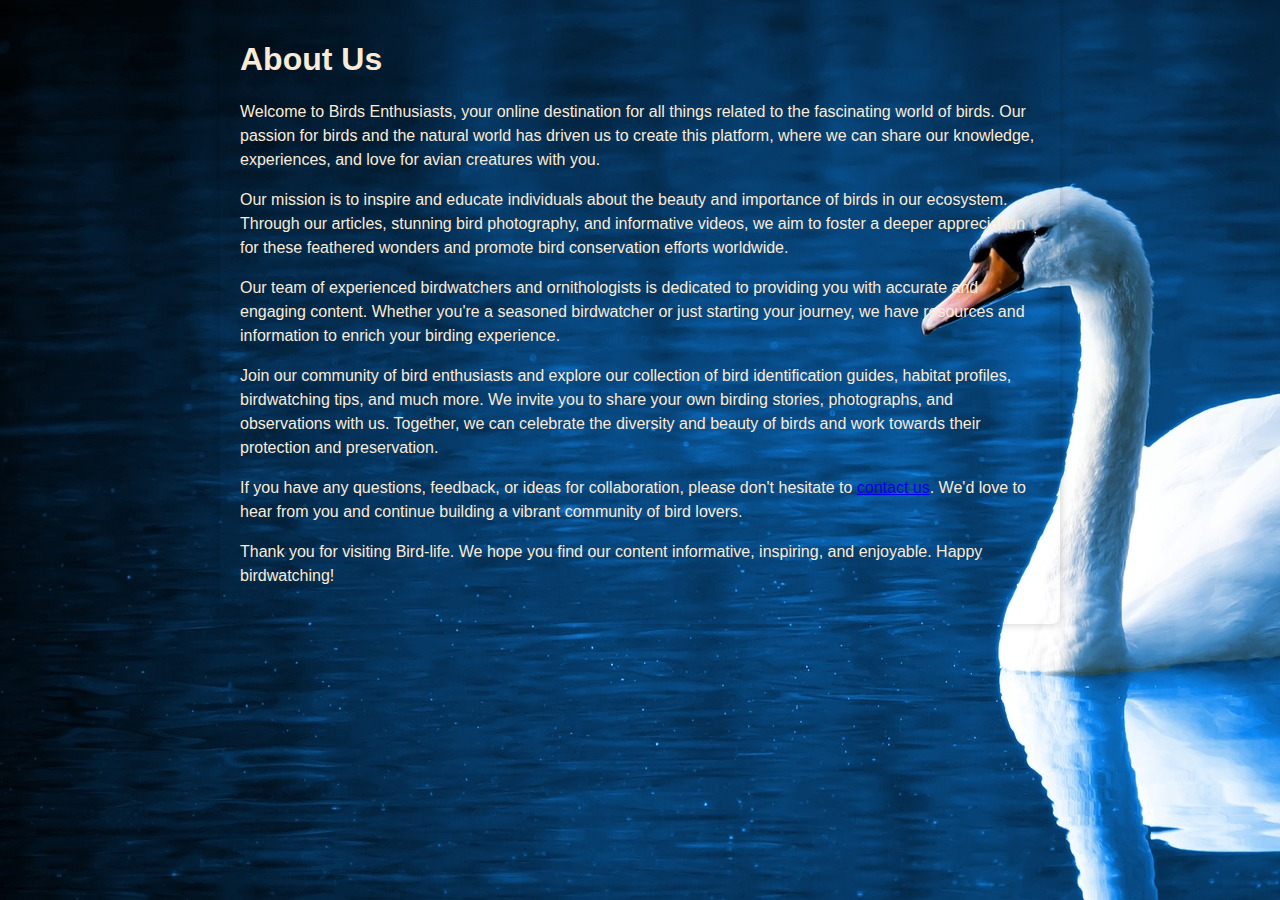
<file: about.html>
<!DOCTYPE html>
<html lang="en">
<head>
    <meta charset="UTF-8">
    <meta name="viewport" content="width=device-width, initial-scale=1.0">
    <link href="https://cdn.jsdelivr.net/npm/bootstrap@5.3.1/dist/css/bootstrap.min.css" rel="stylesheet"
    integrity="sha384-4bw+/aepP/YC94hEpVNVgiZdgIC5+VKNBQNGCHeKRQN+PtmoHDEXuppvnDJzQIu9" crossorigin="anonymous">
    <title>About Us - Birds Enthusiasts</title>
    <style>
        body {
            background-image: url(./image/swan-16736_1920.jpg);
            font-family: Arial, sans-serif;
            background-color: #f4f4f4;
            margin: 0;
        }
        .container {
            max-width: 800px;
            margin: 0 auto;
            padding: 20px;
            background-color: transparent;
            color:antiquewhite;
            border-radius: 8px;
            box-shadow: 0px 0px 10px rgba(0, 0, 0, 0.2);
        }
        h1 {
            color:antiquewhite;
        }
        p {
            line-height: 1.5;
        }
    </style>
</head>
<body>
    <div class="container">
        <h1>About Us</h1>
        <p>Welcome to Birds Enthusiasts, your online destination for all things related to the fascinating world of birds. Our passion for birds and the natural world has driven us to create this platform, where we can share our knowledge, experiences, and love for avian creatures with you.</p>

        <p>Our mission is to inspire and educate individuals about the beauty and importance of birds in our ecosystem. Through our articles, stunning bird photography, and informative videos, we aim to foster a deeper appreciation for these feathered wonders and promote bird conservation efforts worldwide.</p>

        <p>Our team of experienced birdwatchers and ornithologists is dedicated to providing you with accurate and engaging content. Whether you're a seasoned birdwatcher or just starting your journey, we have resources and information to enrich your birding experience.</p>

        <p>Join our community of bird enthusiasts and explore our collection of bird identification guides, habitat profiles, birdwatching tips, and much more. We invite you to share your own birding stories, photographs, and observations with us. Together, we can celebrate the diversity and beauty of birds and work towards their protection and preservation.</p>

        <p>If you have any questions, feedback, or ideas for collaboration, please don't hesitate to <a href="contact.html">contact us</a>. We'd love to hear from you and continue building a vibrant community of bird lovers.</p>

        <p>Thank you for visiting Bird-life. We hope you find our content informative, inspiring, and enjoyable. Happy birdwatching!</p>
    </div>
    <script src="https://cdn.jsdelivr.net/npm/bootstrap@5.3.1/dist/js/bootstrap.bundle.min.js"
    integrity="sha384-HwwvtgBNo3bZJJLYd8oVXjrBZt8cqVSpeBNS5n7C8IVInixGAoxmnlMuBnhbgrkm"
    crossorigin="anonymous"></script>
</body>
</html>
</file>
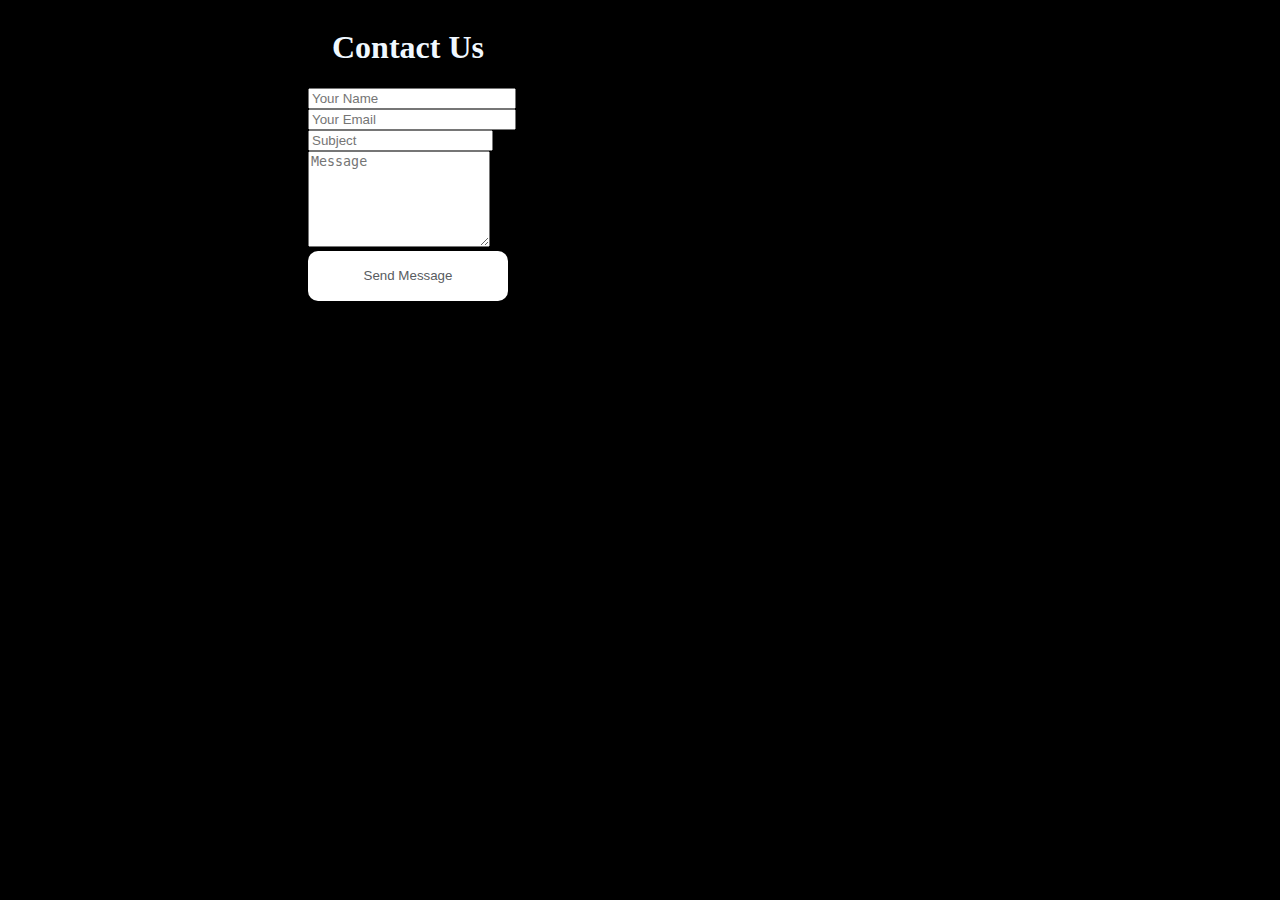
<file: contact.html>
<!DOCTYPE html>
<html lang="en">

<head>
    <meta charset="UTF-8">
    <meta name="viewport" content="width=device-width, initial-scale=1.0">
    <link href="https://cdn.jsdelivr.net/npm/bootstrap@5.3.1/dist/css/bootstrap.min.css" rel="stylesheet" integrity="sha384-4bw+/aepP/YC94hEpVNVgiZdgIC5+VKNBQNGCHeKRQN+PtmoHDEXuppvnDJzQIu9" crossorigin="anonymous">

    <title>Document</title>
</head>

<body style="background-color: #000;">
    <div class="container-fluid">
        <div class="row" style="display: flex;">
            <div class="col-lg-6 mt-5">
                <iframe
                src="https://www.google.com/maps/embed?pb=!1m18!1m12!1m3!1d3718.905157568263!2d72.84992747480159!3d21.23560918064284!2m3!1f0!2f0!3f0!3m2!1i1024!2i768!4f13.1!3m3!1m2!1s0x3be04f27ee8159e3%3A0xf6defb4d03e81080!2sSutex%20Bank%20College%20of%20Computer%20Applications%20%26%20Science!5e0!3m2!1sen!2sin!4v1694412364513!5m2!1sen!2sin"
                width="100%" height="600px" style="border:none; border-radius: 10px;" allowfullscreen=""
                loading="lazy" referrerpolicy="no-referrer-when-downgrade"></iframe>
            </div>
            <div class="col-lg-6 mt-5">
                <h1 style="color: aliceblue; text-align: center;">Contact Us</h1>
                <div class="col mt-5">
                    <input type="text" style="width: 100%" name="name" class="form-control" placeholder="Your Name" required="">
                </div>
                <div class="col mt-3">
                    <input type="email" style="width: 100%" class="form-control" name="email" placeholder="Your Email" required="">
                </div>
                <div class="col mt-3">
                    <input type="text" class="form-control" name="subject" placeholder="Subject" required="">
                </div>
                <div class="col mt-3">
                    <textarea class="form-control" name="message" rows="6" placeholder="Message" required=""></textarea>
                </div>

                <div class="col-md-12 text-center mt-5">
                    <button type="submit"
                        style="background-color:#ffff; color:#595C5F; height: 50px; width: 200px; border: none; border-radius: 10px;">Send
                        Message</button>
                </div>
            </div>
        </div>
        <script src="https://cdn.jsdelivr.net/npm/bootstrap@5.3.1/dist/js/bootstrap.bundle.min.js"
        integrity="sha384-HwwvtgBNo3bZJJLYd8oVXjrBZt8cqVSpeBNS5n7C8IVInixGAoxmnlMuBnhbgrkm"
        crossorigin="anonymous"></script>
</body> 
</html>
</file>
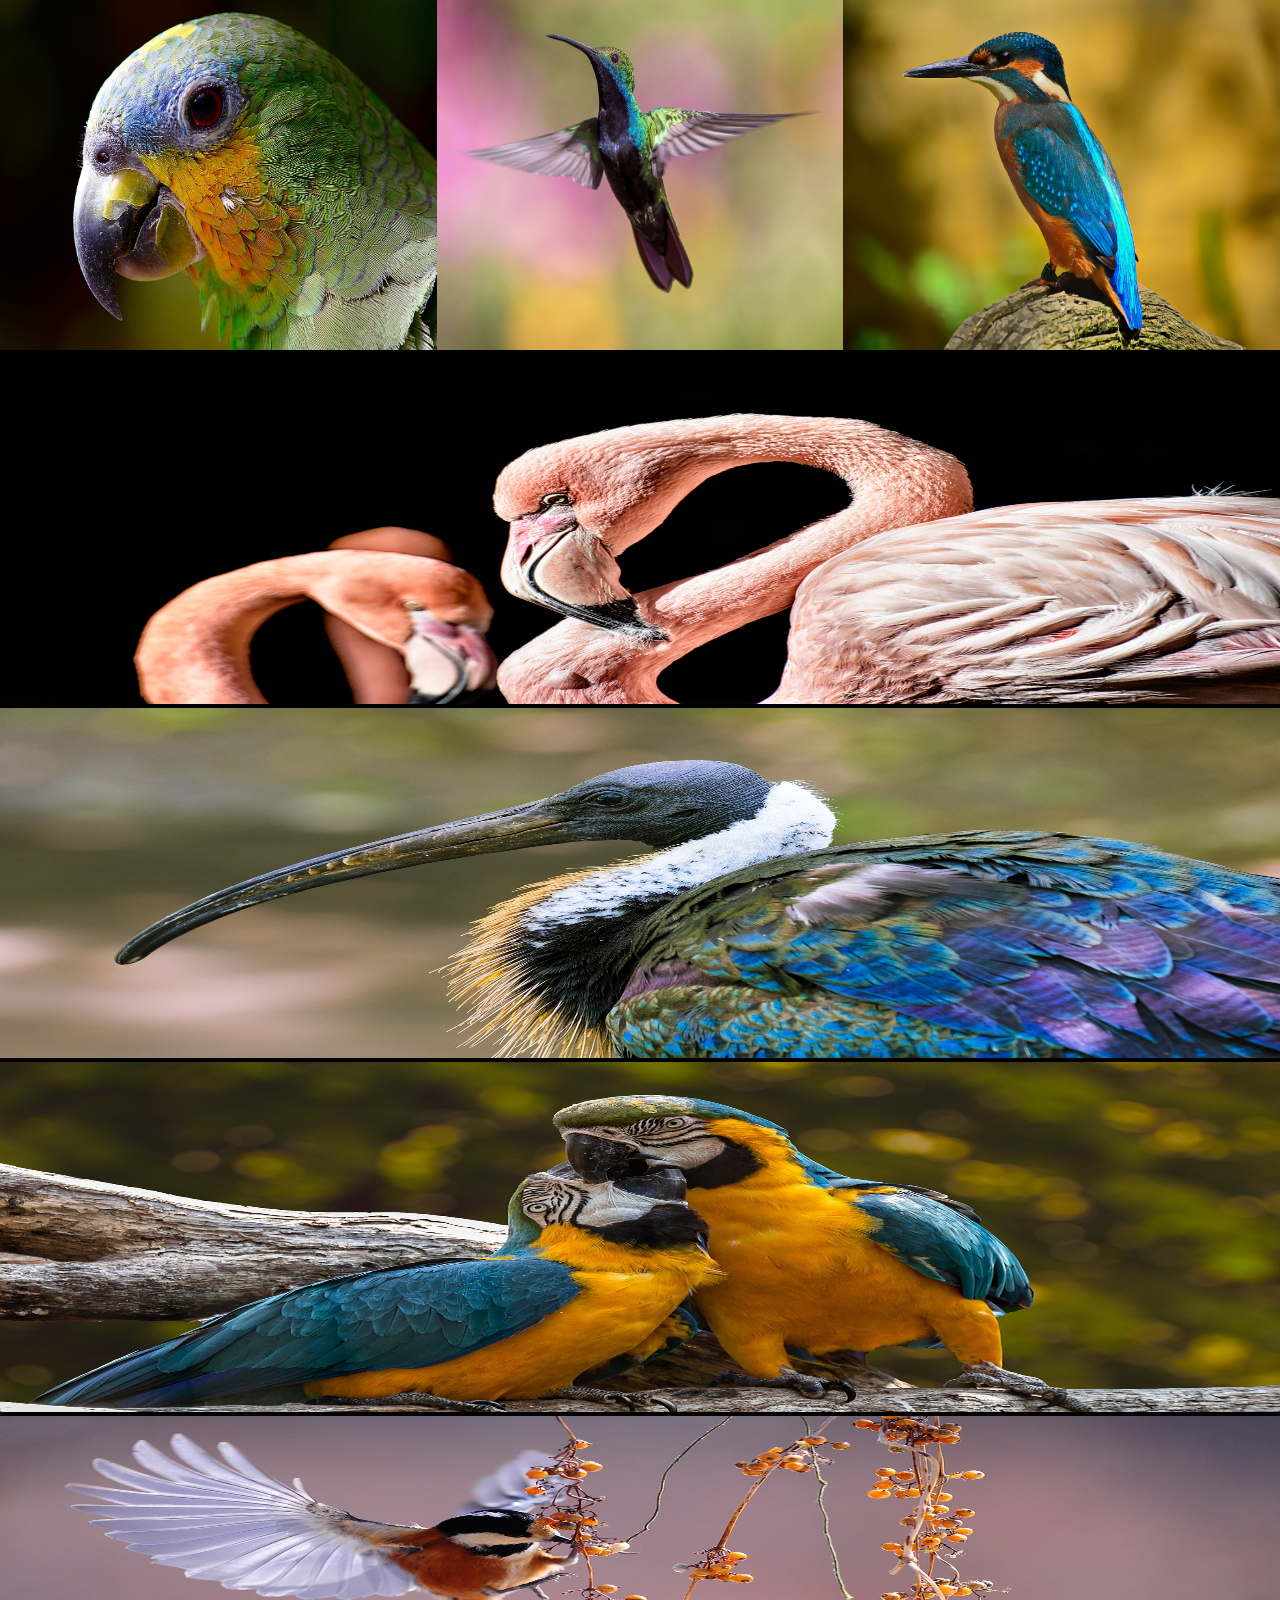
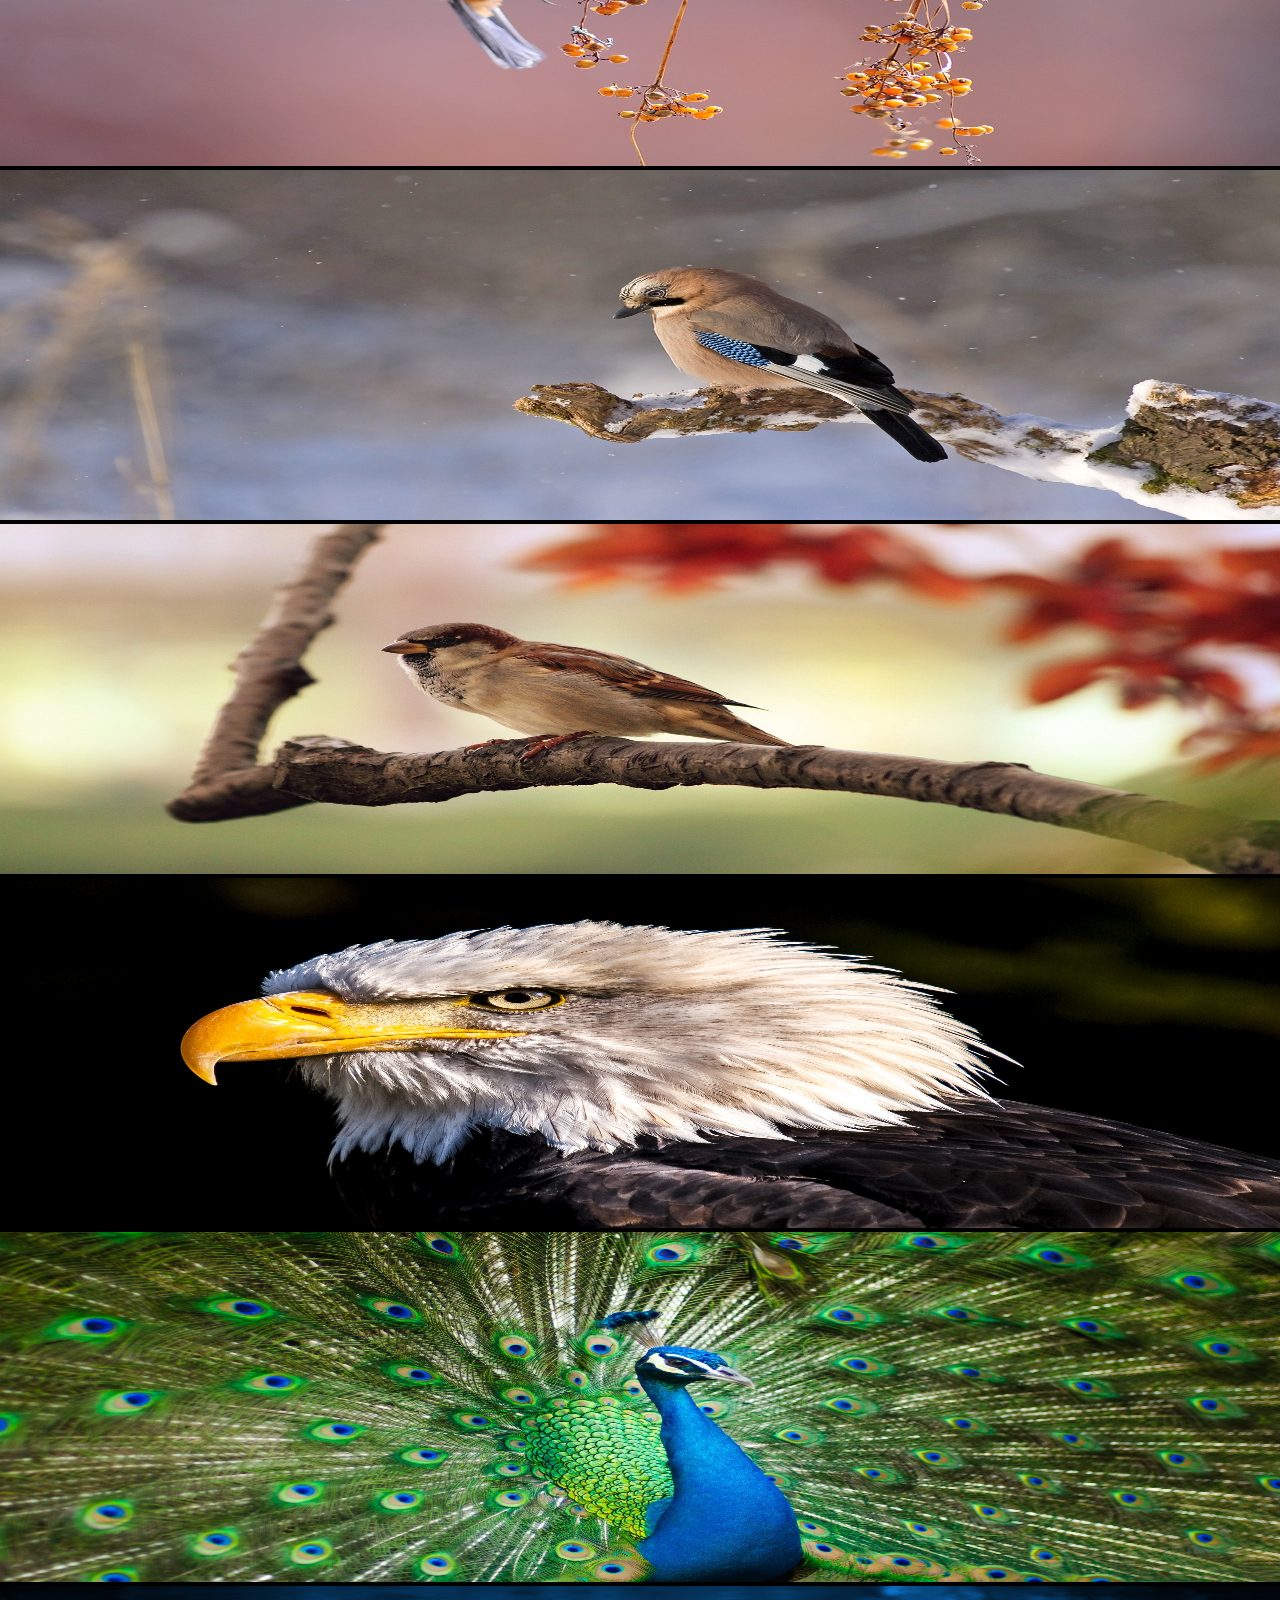
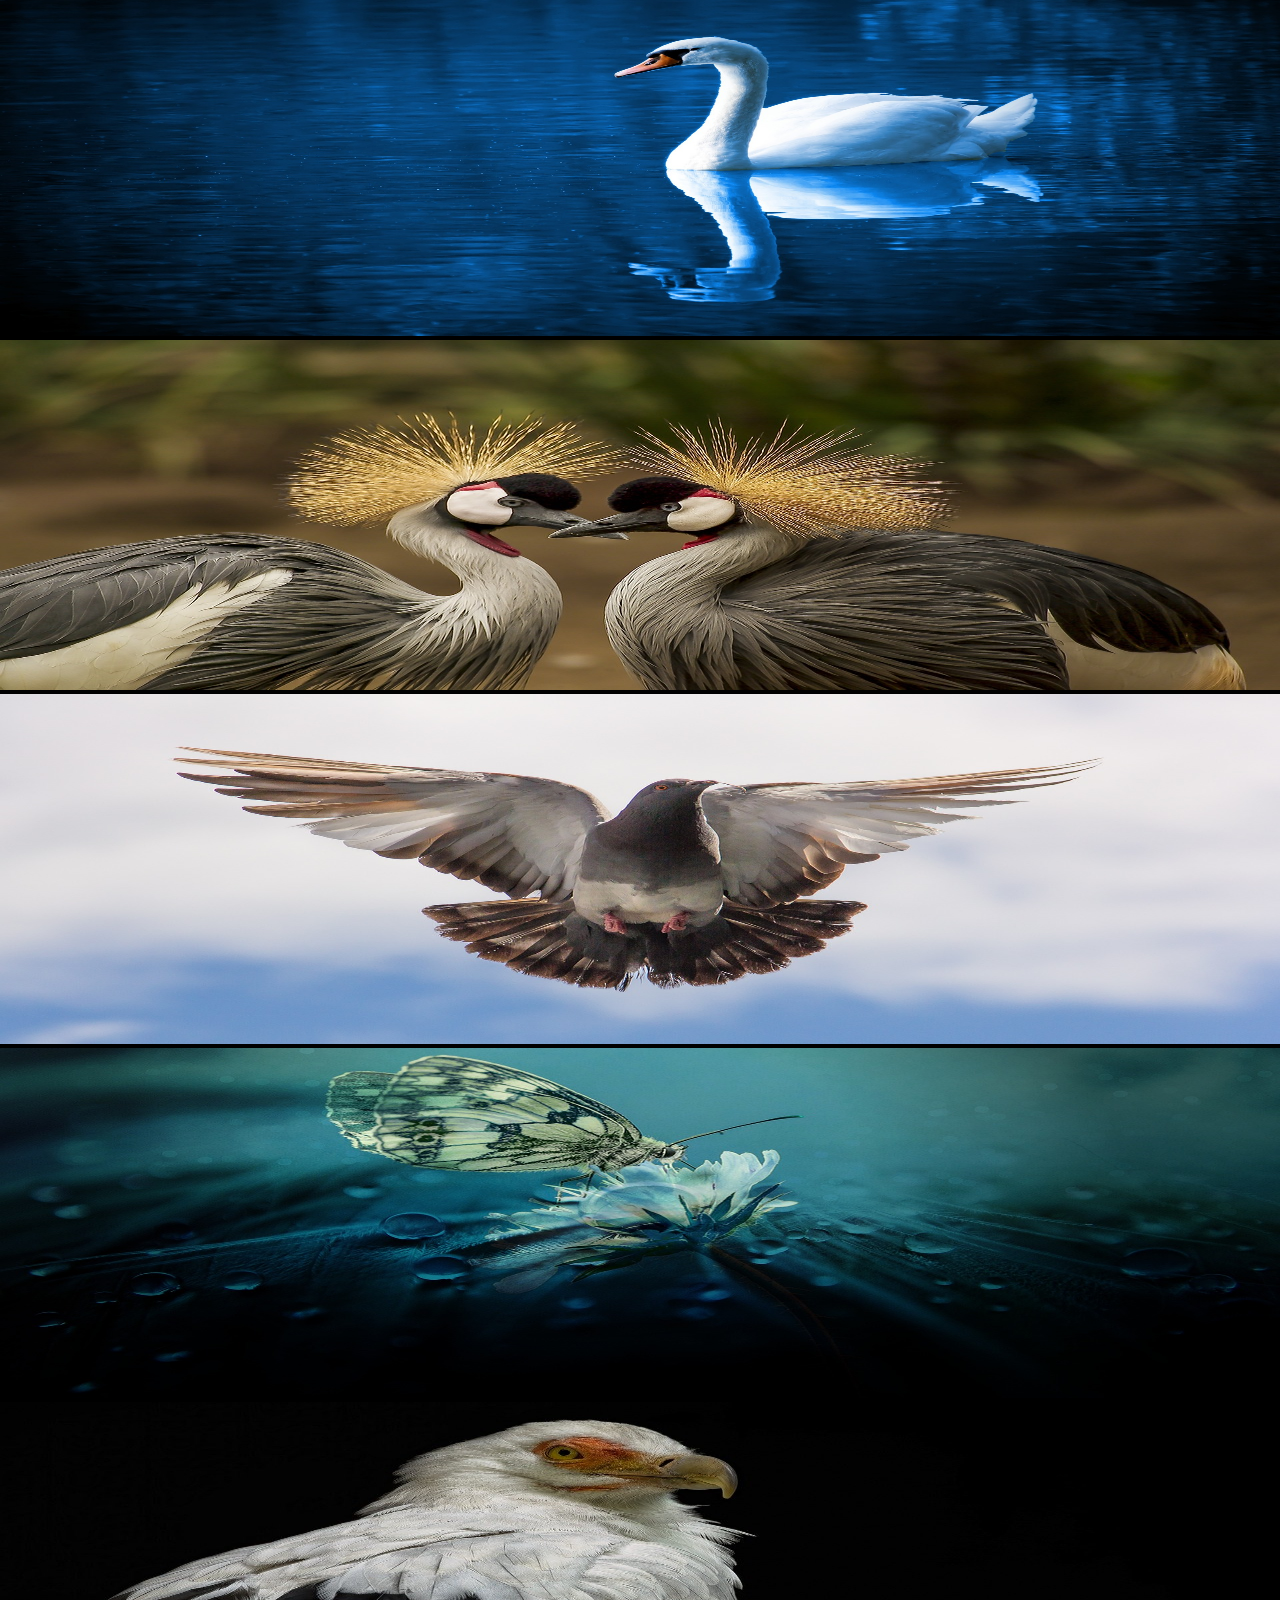
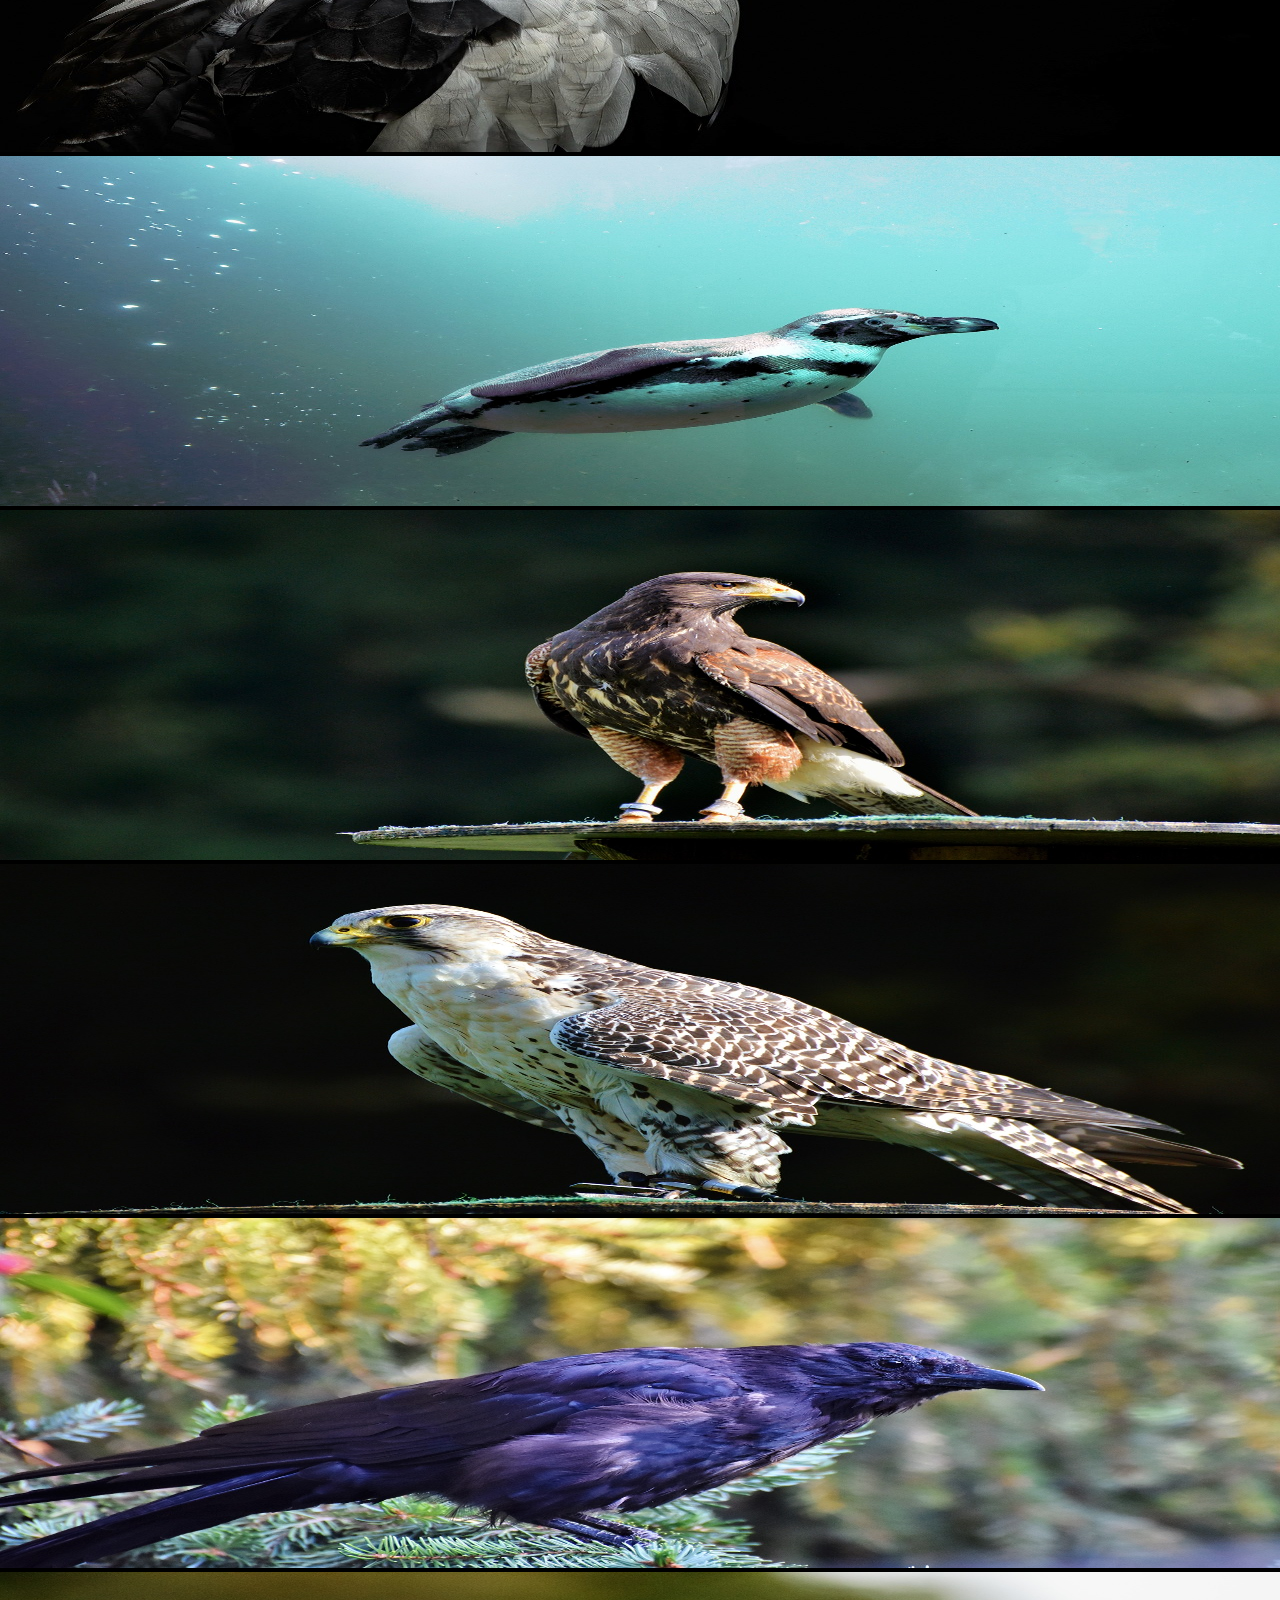
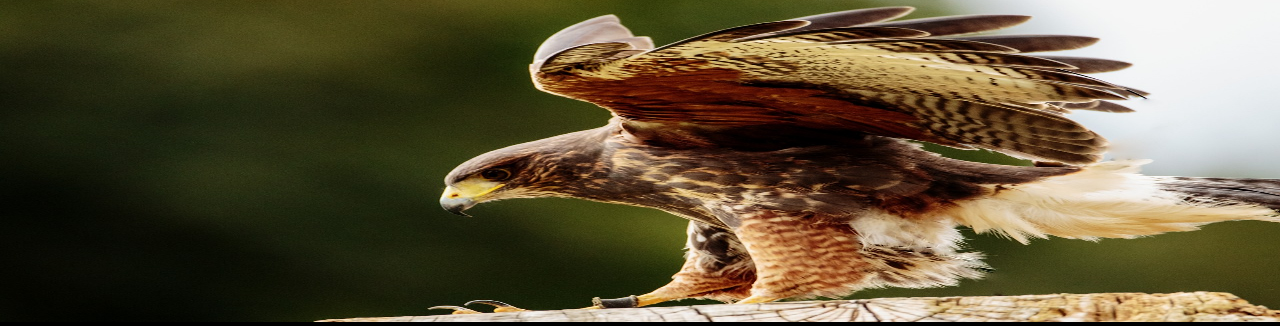
<file: gallery.html>
<!DOCTYPE html>
<html lang="en">
<head>
    <meta charset="UTF-8">
    <meta name="viewport" content="width=device-width, initial-scale=1.0">
    <link href="https://cdn.jsdelivr.net/npm/bootstrap@5.3.1/dist/css/bootstrap.min.css" rel="stylesheet" integrity="sha384-4bw+/aepP/YC94hEpVNVgiZdgIC5+VKNBQNGCHeKRQN+PtmoHDEXuppvnDJzQIu9" crossorigin="anonymous">

    <title>Document</title>
    <style>
        *{
            padding: 0;
            margin: 0;
        }
        body,html{
            overflow-x: hidden;
        }
    </style>
</head>
<body>
    <section id="portfolio" style="background-color: #000;">
        <div class="row" style="background-color: #000; display: flex;">
            <div class="col-md-4">
                <img style="height: 350px; width: 100%;" src="image/parrot-2756488_1280.jpg" alt="">
            </div>
            <div class="col-md-4">
                <img style="height: 350px; width: 100%;" src="image/hummingbird-1854225_1280.jpg" alt="">
            </div>
            <div class="col-md-4">
                <img style="height: 350px; width: 100%;" src="image/bird-1905255_1280.jpg" alt="">
            </div>
        </div>
        <div class="row mt-3" style="background-color: #000;">
            <div class="col-md-4">
                <img style="height: 350px; width: 100%;" src="image/bird-3743094_1280.jpg" alt="">
            </div>
            <div class="col-md-4">
                <img style="height: 350px; width: 100%;" src="image/bird-7012586_1280.jpg" alt="">
            </div>
            <div class="col-md-4">
                <img style="height: 350px; width: 100%;" src="image/parrots-3427188_1280.jpg" alt="">
            </div>
        </div>
        <div class="row mt-3" style="background-color: #000;">
            <div class="col-md-4">
                <img style="height: 350px; width: 100%;" src="image//bird-1045954_1280.jpg" alt="">
            </div>
            <div class="col-md-4">
                <img style="height: 350px; width: 100%;" src="image/jay-548381_1280.jpg" alt="">
            </div>
            <div class="col-md-4">
                <img style="height: 350px; width: 100%;" src="image/bird-9950_1280.jpg" alt="">
            </div>
        </div>
        <div class="row mt-3" style="background-color: #000;">
            <div class="col-md-4">
                <img style="height: 350px; width: 100%;" src="image/adler-2386314_1920.jpg" alt="">
            </div>
            <div class="col-md-4">
                <img style="height: 350px; width: 100%;" src="image/peafowl-2363750_1920.jpg" alt="">
            </div>
            <div class="col-md-4">
                <img style="height: 350px; width: 100%;" src="image/swan-16736_1920.jpg" alt="">
            </div>
        </div>
        <div class="row mt-3" style="background-color: #000;">
            <div class="col-md-4">
                <img style="height: 350px; width: 100%;" src="image/grey-crowned-cranes-540657_1280.jpg" alt="">
            </div>
            <div class="col-md-4">
                <img style="height: 350px; width: 100%;" src="image/pigeon-747462_1280.jpg" alt="">
            </div>
            <div class="col-md-4">
                <img style="height: 350px; width: 100%;" src="image/butterfly-3306655_1280.jpg" alt="">
            </div>
        </div>
        <div class="row mt-3" style="background-color: #000;">
            <div class="col-md-4">
                <img style="height: 350px; width: 100%;" src="image/vulture-8147550_1280.png" alt="">
            </div>
            <div class="col-md-4">
                <img style="height: 350px; width: 100%;" src="image/penguin-1196947_1280.jpg" alt="">
            </div>
            <div class="col-md-4">
                <img style="height: 350px; width: 100%;" src="image/peregrine-falcon-3023839_1280.jpg" alt="">
            </div>
        </div>
        <div class="row mt-3" style="background-color: #000;">
            <div class="col-md-4">
                <img style="height: 350px; width: 100%;" src="image/falcon-3023733_1280.jpg" alt="">
            </div>
            <div class="col-md-4">
                <img style="height: 350px; width: 100%;" src="image/crow-3815866_1280.jpg" alt="">
            </div>
            <div class="col-md-4">
                <img style="height: 350px; width: 100%;" src="image/yellow-billed-kite-1642195_1280.jpg" alt="">
            </div>
        </div>
    </section>
    <script src="https://cdn.jsdelivr.net/npm/bootstrap@5.3.1/dist/js/bootstrap.bundle.min.js"
    integrity="sha384-HwwvtgBNo3bZJJLYd8oVXjrBZt8cqVSpeBNS5n7C8IVInixGAoxmnlMuBnhbgrkm"
    crossorigin="anonymous"></script>
</body>
</html>
</file>
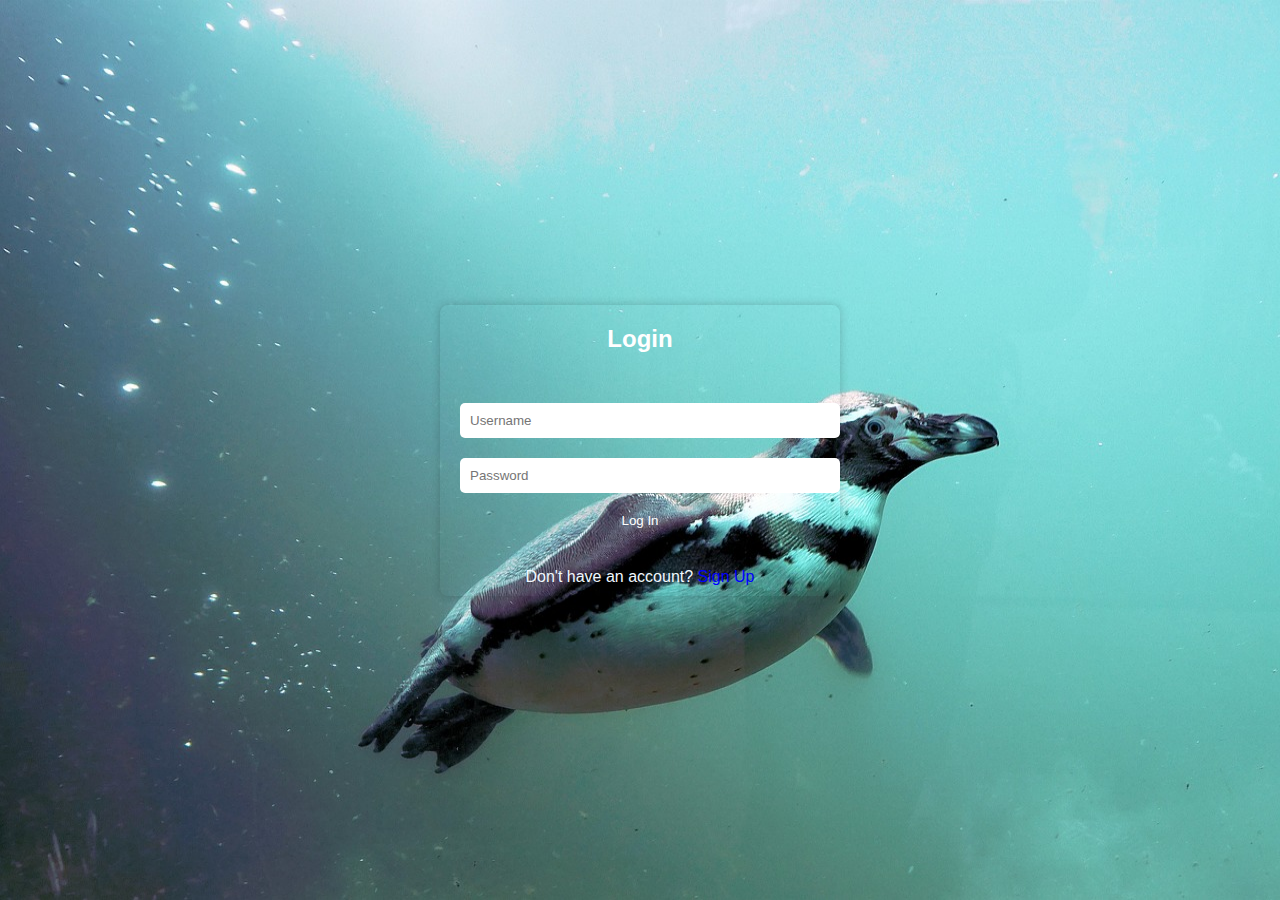
<file: login.html>
<!DOCTYPE html>
<html lang="en">
<head>
    <meta charset="UTF-8">
    <meta name="viewport" content="width=device-width, initial-scale=1.0">
    <link href="https://cdn.jsdelivr.net/npm/bootstrap@5.3.1/dist/css/bootstrap.min.css" rel="stylesheet"
    integrity="sha384-4bw+/aepP/YC94hEpVNVgiZdgIC5+VKNBQNGCHeKRQN+PtmoHDEXuppvnDJzQIu9" crossorigin="anonymous">
    <title>Login</title>
    <style>
        body {
            background-image: url(./image/penguin-1196947_1280.jpg);
            background-repeat: round;
            font-family: Arial, sans-serif;
            display: flex;
            justify-content: center;
            align-items: center;
            height: 100vh;
            margin: 0;
        }
        .container {
            max-width: 400px;
            width: 90%;
            background-color: transparent;
            border-radius: 8px;
            box-shadow: 0px 0px 10px rgba(0, 0, 0, 0.2);
            overflow: hidden;
        }
        .header {
            background-color: transparent;
            color: #fff;
            padding: 20px;
            text-align: center;
        }
        h2 {
            margin: 0;
            font-size: 24px;
        }
        .form {
            padding: 20px;
        }
        input[type="text"], input[type="password"] {
            width: 100%;
            padding: 10px;
            margin: 10px 0;
            border: none;
            border-radius: 5px;
        }
        button {
            background-color: transparent;
            color: #fff;
            padding: 10px 20px;
            border: none;
            border-radius: 5px;
            cursor: pointer;
            width: 100%;
        }
        button:hover {
            background-color: #fff;
            color: #333;
        }
        .footer {
            text-align: center;
            background-color: transparent;
            padding: 10px 0;
        }
        .footer a {
            text-decoration: none;
            color: #3498db;
        }
    </style>
</head>
<body>
    <div class="container">
        <div class="header">
            <h2>Login</h2>
        </div>
        <div class="form">
            <form action="process_login.php" method="POST">
                <input type="text" name="username" placeholder="Username" required>
                <input type="password" name="password" placeholder="Password" required>
                <button type="submit">Log In</button>
            </form>
        </div>
        <div class="footer" style="color: aliceblue;">
            Don't have an account? <a style="color: blue;" href="signup.html">Sign Up</a>
        </div>
    </div>
    <script src="https://cdn.jsdelivr.net/npm/bootstrap@5.3.1/dist/js/bootstrap.bundle.min.js"
    integrity="sha384-HwwvtgBNo3bZJJLYd8oVXjrBZt8cqVSpeBNS5n7C8IVInixGAoxmnlMuBnhbgrkm"
    crossorigin="anonymous"></script>
</body>
</html>
</file>
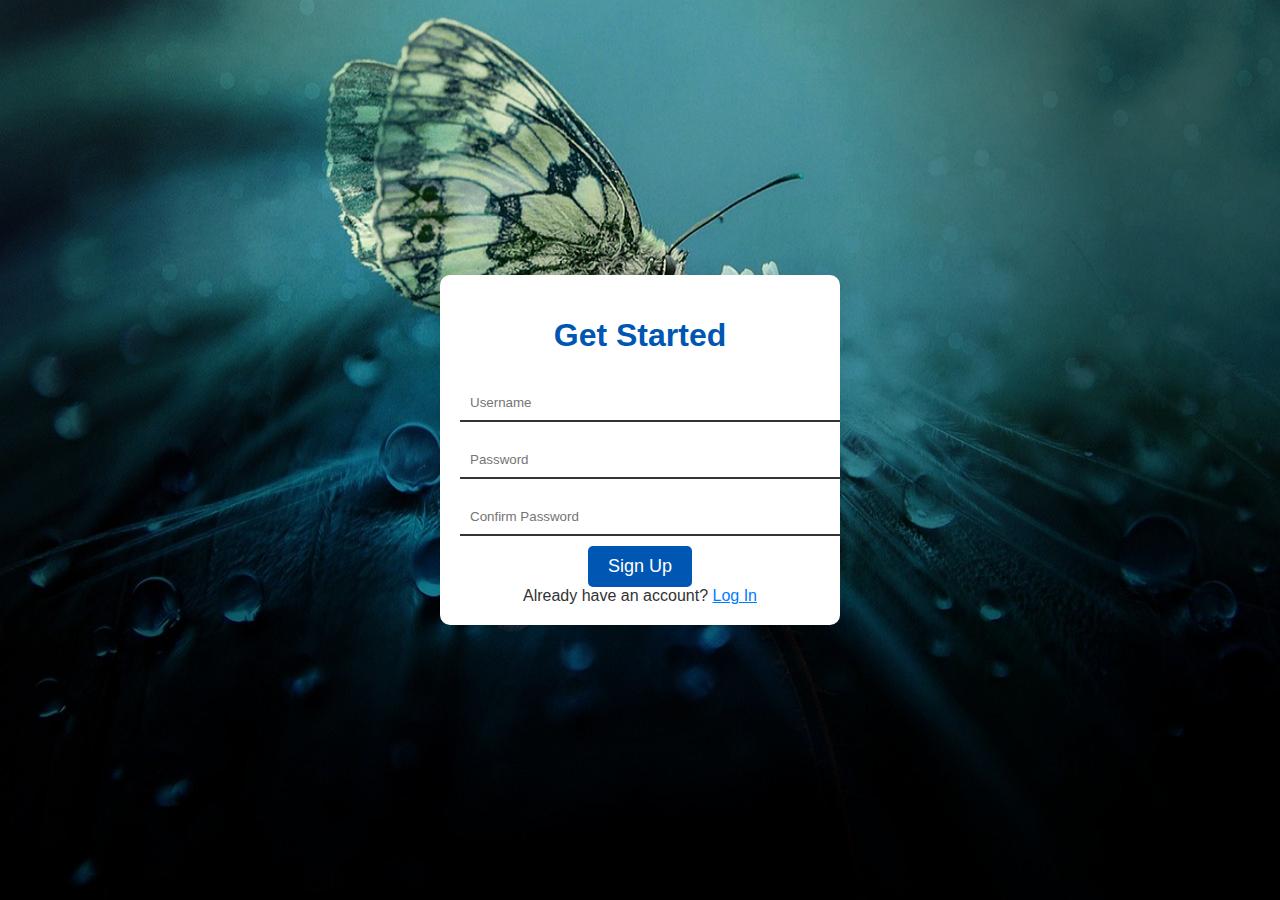
<file: signup.html>
<!DOCTYPE html>
<html lang="en">
<head>
    <meta charset="UTF-8">
    <meta name="viewport" content="width=device-width, initial-scale=1.0">
    <link href="https://cdn.jsdelivr.net/npm/bootstrap@5.3.1/dist/css/bootstrap.min.css" rel="stylesheet"
    integrity="sha384-4bw+/aepP/YC94hEpVNVgiZdgIC5+VKNBQNGCHeKRQN+PtmoHDEXuppvnDJzQIu9" crossorigin="anonymous">
    <title> Sign Up</title>
    <style>
        body {
            background-image: url(./image/butterfly-3306655_1280.jpg);
            background-repeat:round;
            font-family: 'Arial', sans-serif;
            background-color: transparent;
            margin: 0;
            padding: 0;
            display: flex;
            justify-content: center;
            align-items: center;
            height: 100vh;
        }
        .container {
            background-color: #ffffff;
            border-radius: 10px;
            box-shadow: 0 0 20px rgba(0, 0, 0, 0.1);
            text-align: center;
            padding: 20px;
            max-width: 400px;
            width: 100%;
            box-sizing: border-box;
        }
        h1 {
            color: #333;
        }
        input[type="text"], input[type="password"] {
            width: 100%;
            padding: 10px;
            margin: 10px 0;
            border: none;
            border-bottom: 2px solid #333;
            outline: none;
            transition: border-bottom 0.3s;
        }
        input[type="text"]:focus, input[type="password"]:focus {
            border-bottom: 2px solid #007bff;
        }
        button {
            background-color: #0056b3;
            color: #fff;
            padding: 10px 20px;
            border: none;
            border-radius: 5px;
            cursor: pointer;
            font-size: 18px;
            transition: background-color 0.3s;
        }
        button:hover {
            background-color: #0056b3;
        }
    </style>
</head>
<body>
    <div class="container">
        <h1 style="color: #0056b3;">Get Started</h1>
        <form action="process_signup.php" method="POST">
            <input type="text" name="username" placeholder="Username" required>
            <input type="password" name="password" placeholder="Password" required>
            <input type="password" name="confirm_password" placeholder="Confirm Password" required>
            <button type="submit">Sign Up</button>
        </form>
        <div class="footer" style="color:#333;">
            Already have an account? <a style="color:#007bff;" href="login.html">Log In</a>
        </div>
    </div>
    <script src="https://cdn.jsdelivr.net/npm/bootstrap@5.3.1/dist/js/bootstrap.bundle.min.js"
    integrity="sha384-HwwvtgBNo3bZJJLYd8oVXjrBZt8cqVSpeBNS5n7C8IVInixGAoxmnlMuBnhbgrkm"
    crossorigin="anonymous"></script>
</body>
</html>
</file>
